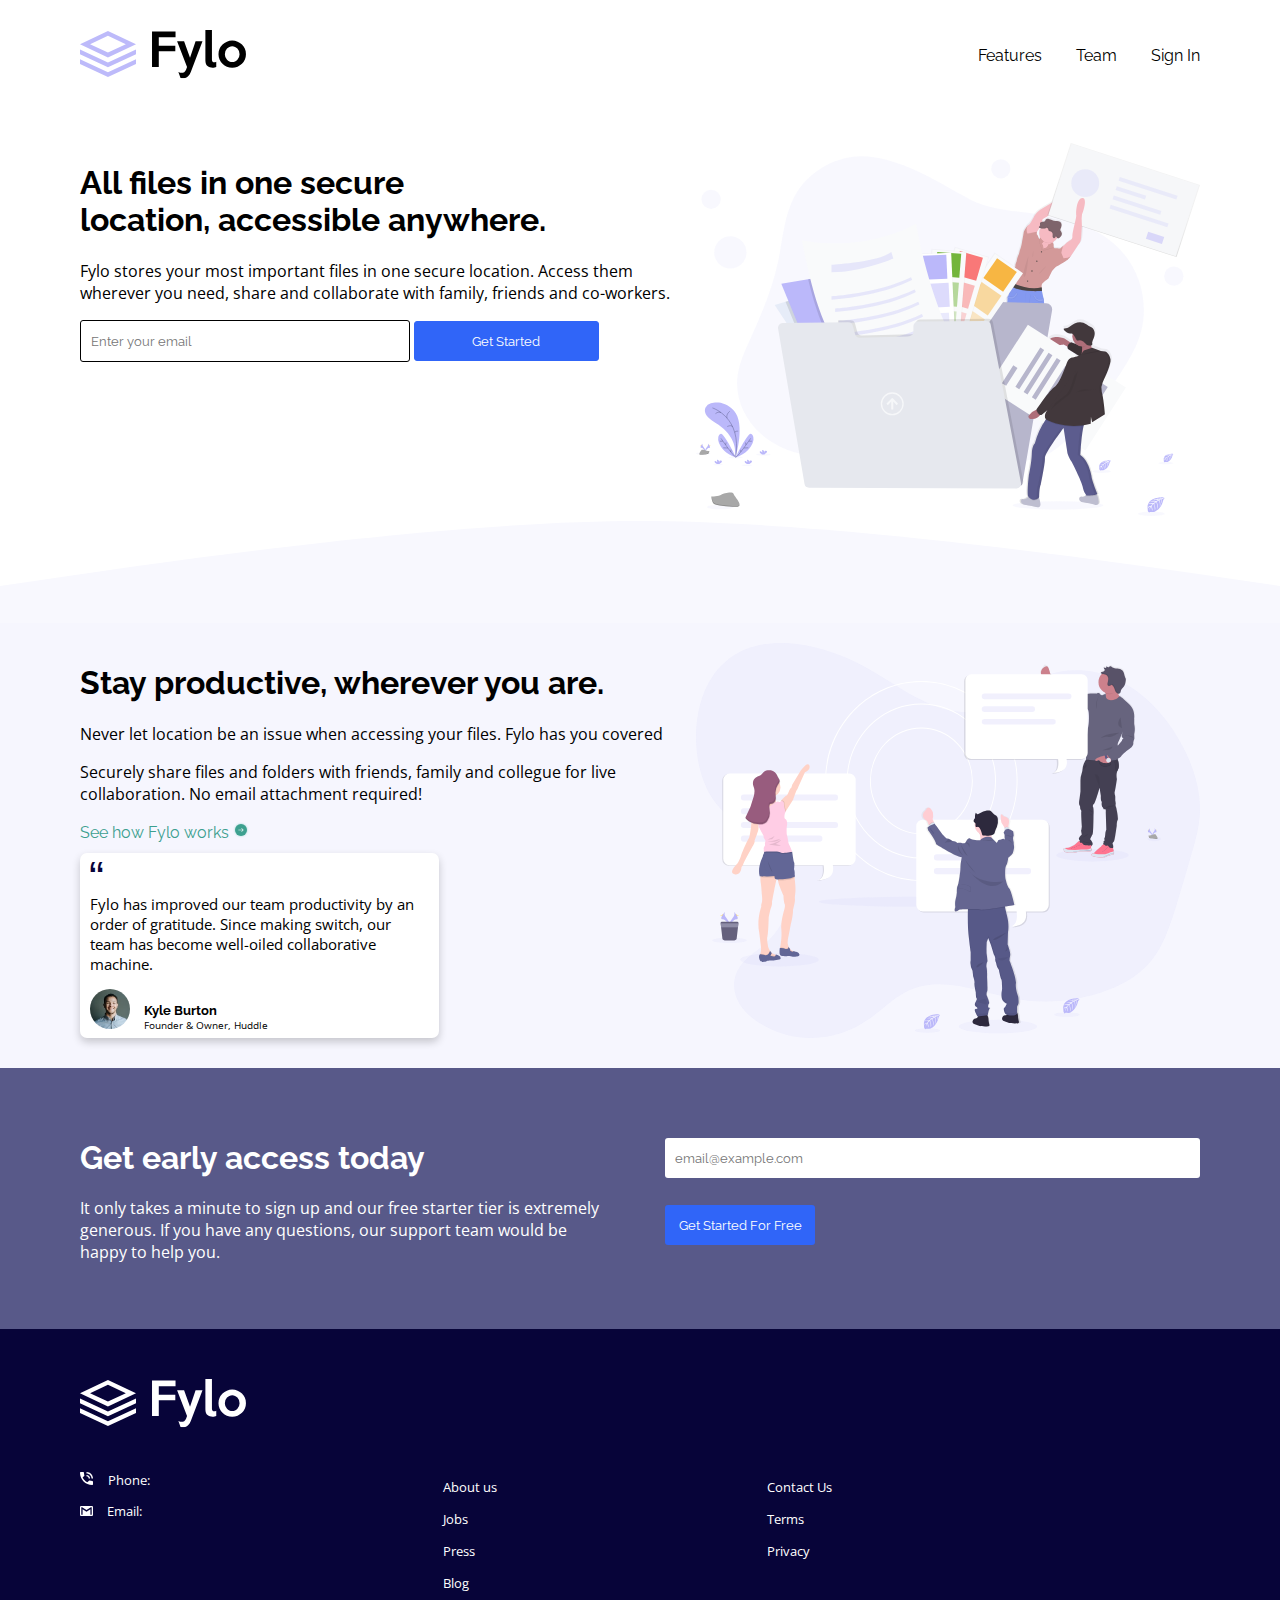
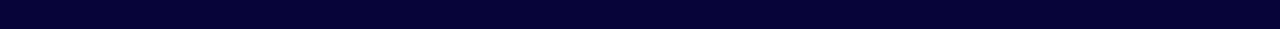
<file: fylo-landing/index.html>
<!DOCTYPE html>
<html lang="en" dir="ltr">
  <head>
    <meta charset="utf-8">
    <link rel="stylesheet" href="style.css">
    <link href="https://fonts.googleapis.com/css?family=Open+Sans|Raleway&display=swap" rel="stylesheet">
    <title>fylo</title>
  </head>
  <body>
    <header>
      <img src="images/logo.svg" class="header-img" alt="">
        <ul>
          <li><a href="#">Features</a></li>
          <li><a href="#">Team</a></li>
          <li><a href="#">Sign In</a></li>
        </ul>
    </header>
  <div class="">
    <div class="container-one">
      <div class="sub-container">
        <h1>All files in one secure <br /> location, accessible anywhere.</h1>
        <p>
          Fylo stores your most important files in one secure location. Access
          them wherever you need, share and collaborate with family, friends and co-workers.
        </p>
        <input type="text" name="" placeholder="Enter your email" class="sub-container-one-input">
        <button type="button" name="button" class="sub-container-button-one">Get Started</button>
      </div>
      <img src="images/illustration-1.svg" class="container-img" alt="">
    </div>
    <img src="images/bg-curve-desktop.svg" class="bg-curve-desktop" width="100%" alt="">
    <div class="container-two">
      <div class="sub-container">
        <h1>Stay productive, wherever you are.</h1>
        <p>Never let location be an issue when accessing your files. Fylo has you covered</p>
        <p>Securely share files and folders with friends, family and collegue for live collaboration. No email attachment required!</p>
        <a href="#">See how Fylo works <img src="images/icon-arrow.svg" alt=""> </a>
        <div class="testimonial">
          <img src="images/icon-quotes.svg" alt="">
          <p style="font-size: 15px;">
            Fylo has improved our team productivity by an order of gratitude.
            Since making switch, our team has become well-oiled collaborative machine.
          </p>
          <img src="images/avatar-testimonial.jpg" width="40px" style="border-radius: 50%; display: inline-block;" alt="">
          <div style="display: inline-block; margin-left: 10px;">
            <h4 style="margin: 0; font-size: 13px;">Kyle Burton</h4>
            <p style="margin: 0; font-size: 10px;">Founder & Owner, Huddle</p>
          </div>

        </div>
      </div>
      <img src="images/illustration-2.svg" class="container-img" alt="">

    </div>
    <div class="container-three">
      <div class="access">
        <h1>Get early access today</h1>
        <p>
          It only takes a minute to sign up and our free starter tier is extremely generous.
          If you have any questions, our support team would be happy to help you.
        </p>
      </div>
      <div class="access-input-div">
        <input type="text" name="" placeholder="email@example.com" class="access-input"> <br>
        <button type="button" name="button" class="access-button">Get Started For Free</button>
      </div>
    </div>
  </div>
    <footer>
        <img src="images/logo-2.svg" alt="">
      <div class="sub-footer">

        <div class="">
          <p> <img src="images/icon-phone.svg" style="margin-right: 15px; width: 13px;" alt="">Phone: </p>
          <p> <img src="images/icon-email.svg" style="margin-right: 14px; width: 13px;" alt="">Email: </p>
        </div>
        <div>
            <ul>
              <li>About us</li>
              <li>Jobs</li>
              <li>Press</li>
              <li>Blog</li>
            </ul>
        </div>
        <div class="">
            <ul>
              <li>Contact Us</li>
              <li>Terms</li>
              <li>Privacy</li>
            </ul>
        </div>
        <div class="">

        </div>
      </div>

    </footer>
  </body>
</html>
</file>
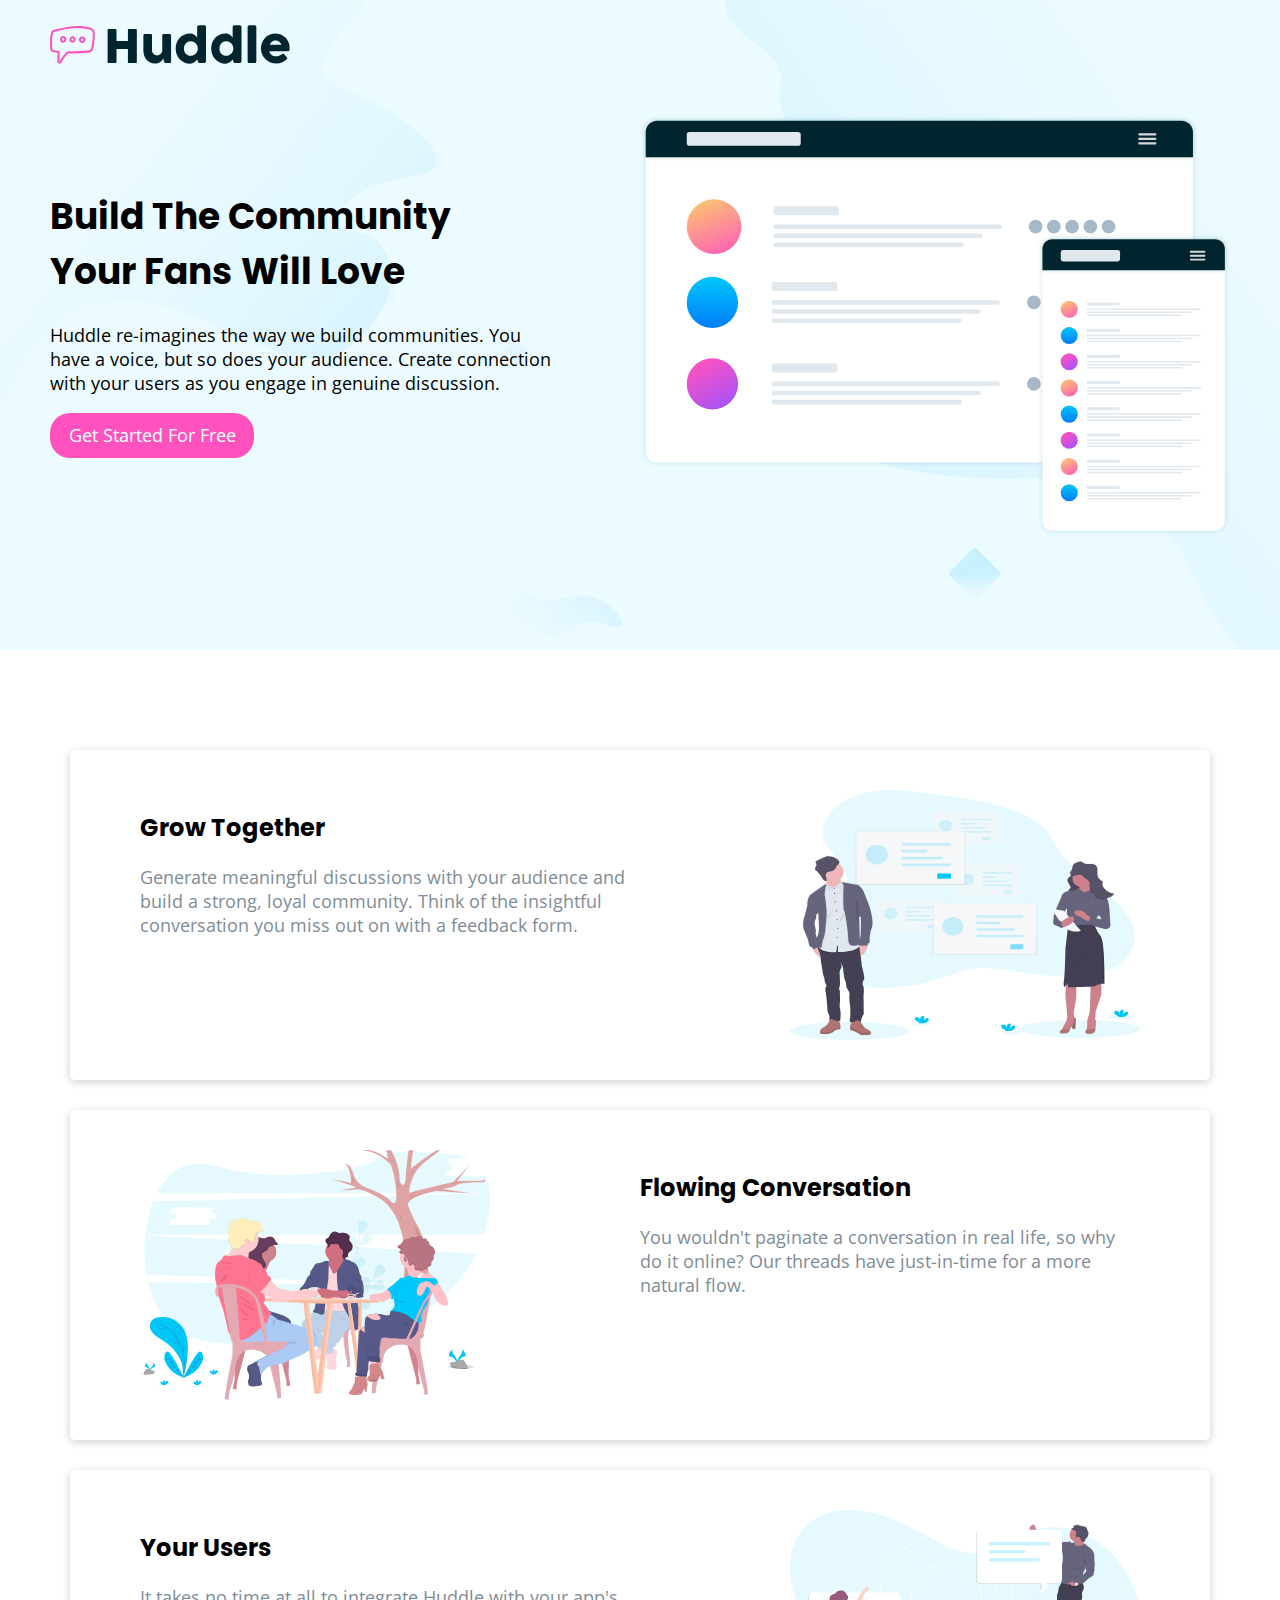
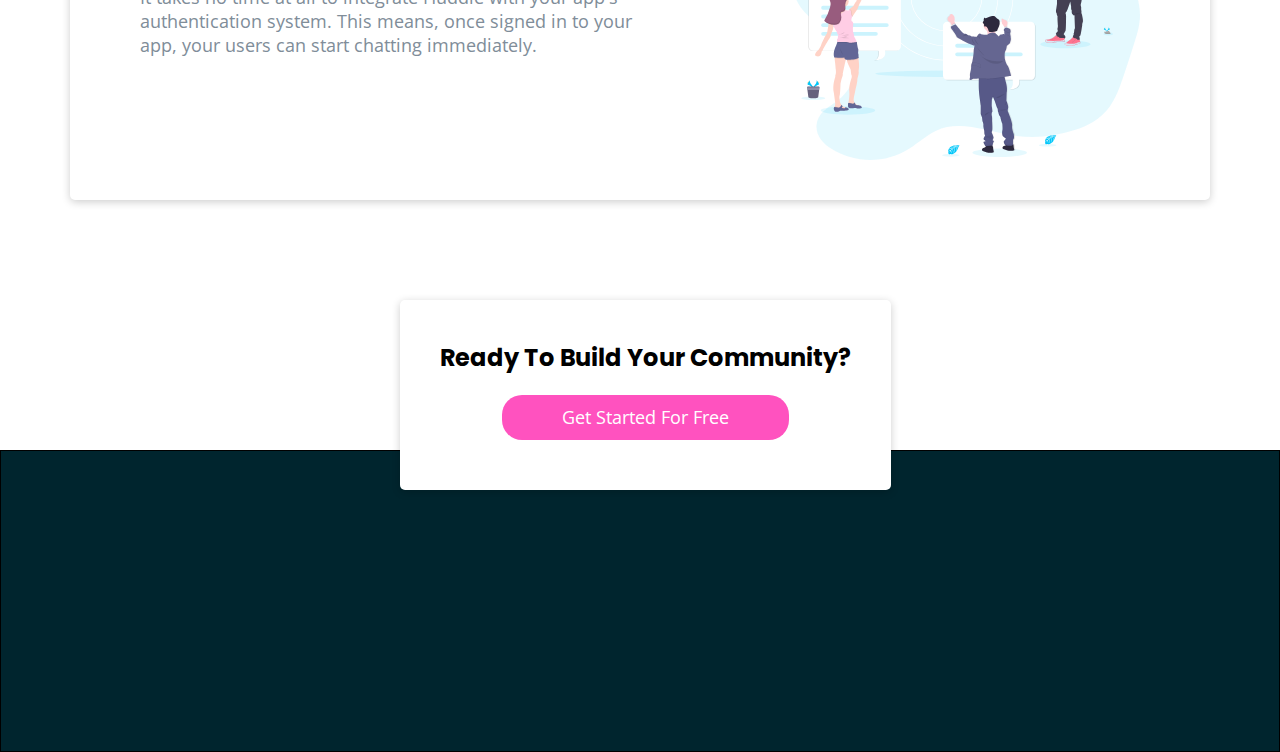
<file: Huddle-full-page/index.html>
<!DOCTYPE html>
<html lang="en" dir="ltr">
  <head>
    <meta charset="utf-8">
    <title>Huddle</title>
    <link rel="stylesheet" href="style.css">
    <link href="https://fonts.googleapis.com/css?family=Open+Sans|Poppins&display=swap" rel="stylesheet">
  </head>
  <body>
    <div class="top-container">
      <header>
        <img src="images/logo.svg" alt="">
      </header>
      <div class="subtop-container">
        <div class="subtop-text">
          <h1>Build The Community <br> Your Fans Will Love</h1>
          <p>
            Huddle re-imagines the way we build communities. You have a voice, but so does your audience.
            Create connection with your users as you engage in genuine discussion.
          </p>
          <button type="button" name="button">Get Started For Free</button>
        </div>
        <img src="images/illustration-mockups.svg" alt="">
      </div>
    </div>
    <div class="mid-container">
        <div class="mid-one">
            <div class="submid-one">
              <h2>Grow Together</h2>
              <p>
                Generate meaningful discussions with your audience and build a strong, loyal community.
                Think of the insightful conversation you miss out on with a feedback form.
              </p>
            </div>
            <img src="images/illustration-grow-together.svg" class="mid-one-img" alt="">
        </div>
        <div class="mid-two">
          <div class="submid-two">
            <h2>Flowing Conversation</h2>
            <p>
              You wouldn't paginate a conversation in real life, so why do it online?
              Our threads have just-in-time for a more natural flow.

            </p>

          </div>
          <img src="images/illustration-flowing-conversation.svg" alt="">

        </div>
        <div class="mid-three">
          <div class="submid-three">
            <h2>Your Users</h2>
            <p>
              It takes no time at all to integrate Huddle with your app's authentication system.
              This means, once signed in to your app, your users can start chatting immediately.
            </p>
          </div>
          <img src="images/illustration-your-users.svg" alt="">

        </div>
          <div class="mid-positioning">
            <h2>Ready To Build Your Community?</h2>
            <button type="button" name="button">Get Started For Free</button>
          </div>
    </div>
    <div class="low-container">

    </div>
  </body>
</html>
</file>
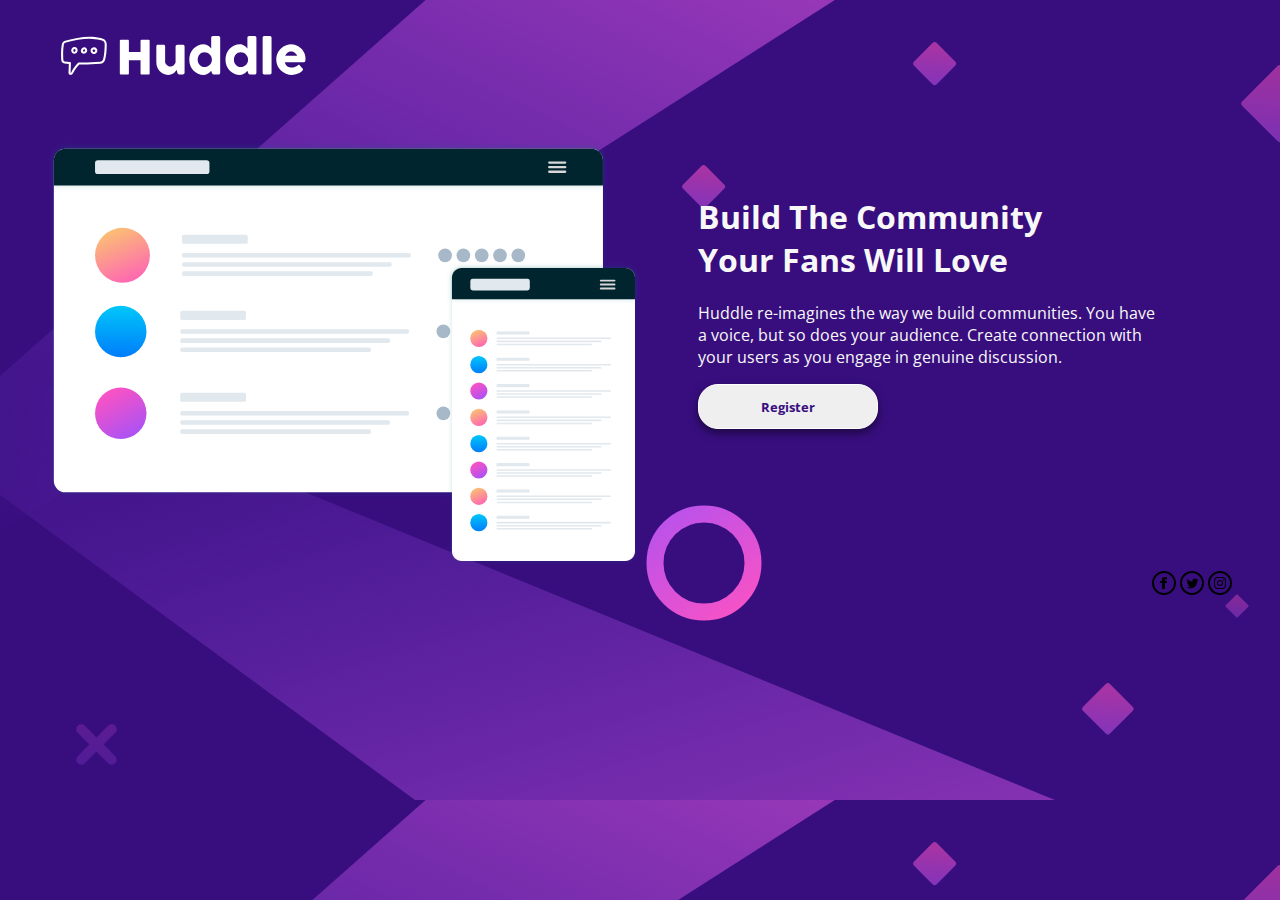
<file: Huddle-landing/index.html>
<!DOCTYPE html>
<html lang="en" dir="ltr">
  <head>
    <meta charset="utf-8">
    <title>Huddle landing page</title>
    <link rel="stylesheet" href="style.css">
    <link href="https://fonts.googleapis.com/css?family=Open+Sans&display=swap" rel="stylesheet">
  </head>
  <body>
    <header>
    <img src="images/logo.svg" class="logoImg" alt="">
    </header>
    <img src="images/illustration-mockups.svg" class="mockupImg" alt="">
    <div class="intro">
      <h1 class="introH1">Build The Community <br> Your Fans Will Love</h1>
      <p>
        Huddle re-imagines the way we build communities. You have <br>
        a voice, but so does your audience. Create connection with <br>
        your users as you engage in genuine discussion.
      </p>
      <button type="button" name="button">Register</button>
    </div>
    <footer>
      <img src="images/facebook.svg" alt="">
      <img src="images/twitter.svg" alt="">
      <img src="images/instagram.svg" alt="">
    </footer>
  </body>
</html>
</file>
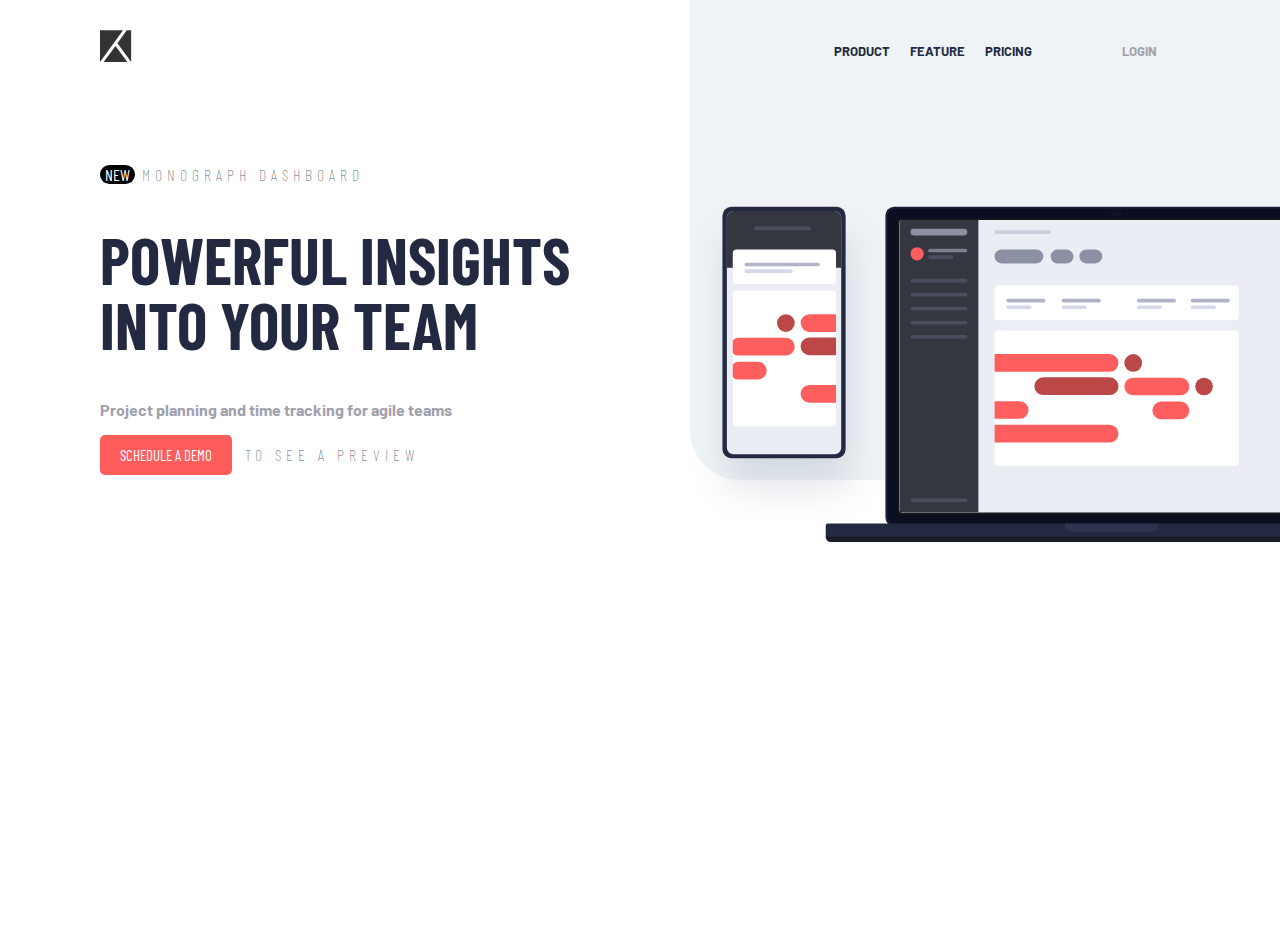
<file: project-tracking/index.html>
<!DOCTYPE html>
<html lang="en" dir="ltr">
  <head>
    <meta charset="utf-8">
    <title>Project tracker</title>
    <link rel="stylesheet" href="style.css">
    <link href="https://fonts.googleapis.com/css?family=Barlow+Condensed|Barlow:400,700&display=swap" rel="stylesheet">
  <body>
    <div class="container-one">
      <img src="images/logo.svg" alt="" class="logo">
      <div class="wrapper">
        <span>NEW</span><h4>MONOGRAPH DASHBOARD</h4>
        <h1>POWERFUL INSIGHTS INTO YOUR TEAM</h1>
        <p>Project planning and time tracking for agile teams</p>
        <button type="button" name="button">SCHEDULE A DEMO</button> <h4>TO SEE A PREVIEW</h4>
      </div>
    </div>
    <div class="container-two-wrapper">
      <div class="container-two-up">
        <div class="menu">
          <ul>
            <li><a href="#">PRODUCT</a></li>
            <li><a href="#">FEATURE</a></li>
            <li><a href="#">PRICING</a></li>
            <li class="login"><a href="#">LOGIN</a></li>
          </ul>
        </div>
      </div>
      <div class="container-two-low">
      <img src="images/illustration-devices.svg" alt="">
      </div>
    </div>
  </body>
</html>
</file>
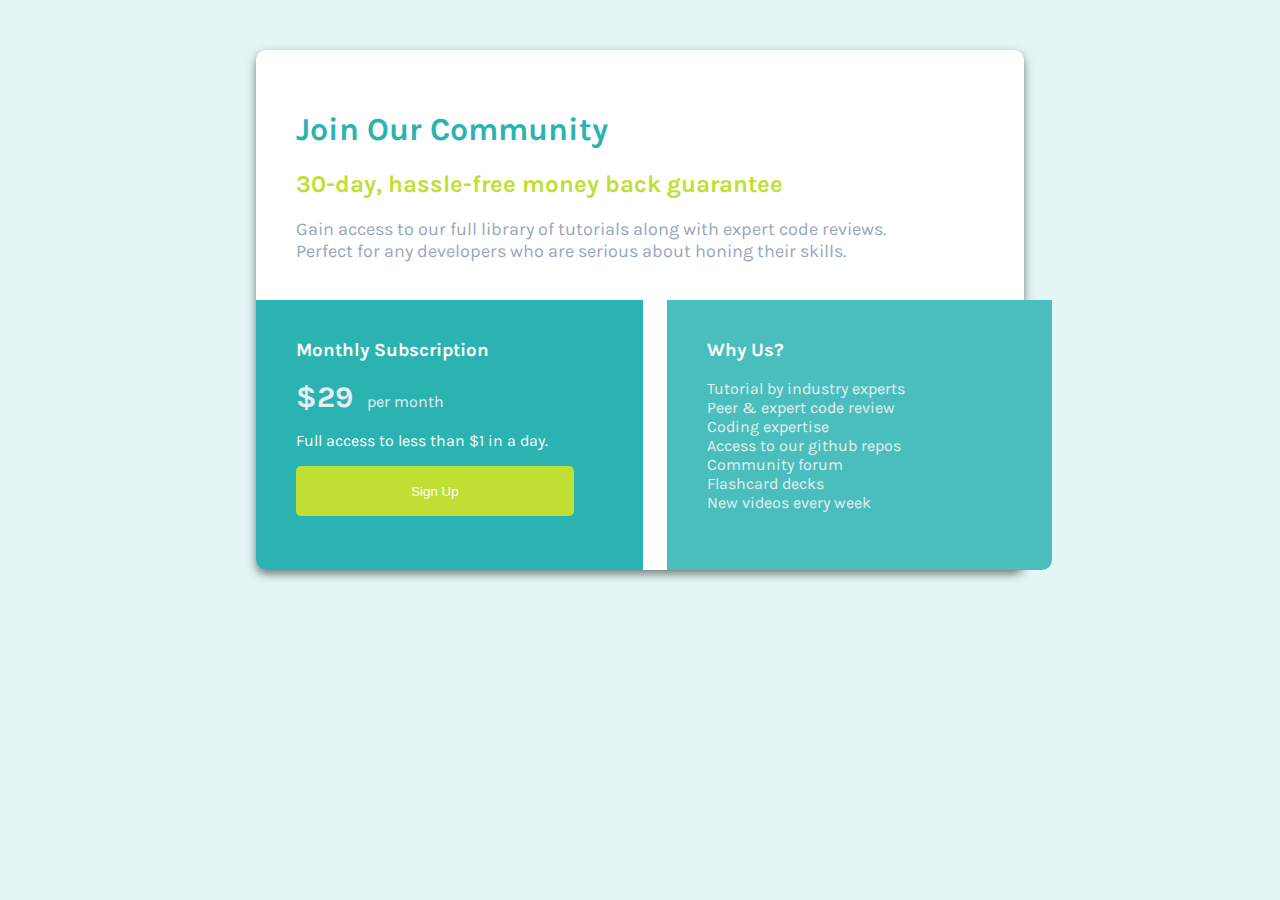
<file: Single price grid/index.html>
<!DOCTYPE html>
<html lang="en" dir="ltr">
  <head>
    <meta charset="utf-8">
    <title>Single price grid</title>
    <link rel="stylesheet" href="style.css">
    <link href="https://fonts.googleapis.com/css?family=Karla&display=swap" rel="stylesheet">
  </head>
  <body>
    <div class="mainContainer">
      <div class="fullContainer">
        <h1 class="h1FullCon">Join Our Community</h1>
        <h2 class="h2FullCon">30-day, hassle-free money back guarantee</h2>
        <p class="fullP">
          Gain access to our full library of tutorials along with expert code reviews.<br>
          Perfect for any developers who are serious about honing their skills.
        </p>

      </div>
      <div class="halfContainerOne">
        <h3>Monthly Subscription</h3>
        <p class="subP"><span>$29</span> per month</p>
        <p>Full access to less than $1 in a day.</p>
        <button type="button" name="button">Sign Up</button>
      </div>
      <div class="halfContainerTwo">
        <h3>Why Us?</h3>
        <p class="halfConTwoP">
          Tutorial by industry experts <br>
          Peer & expert code review <br>
          Coding expertise <br>
          Access to our github repos <br>
          Community forum <br>
          Flashcard decks <br>
          New videos every week
        </p>
      </div>

    </div>
  </body>
</html>
</file>
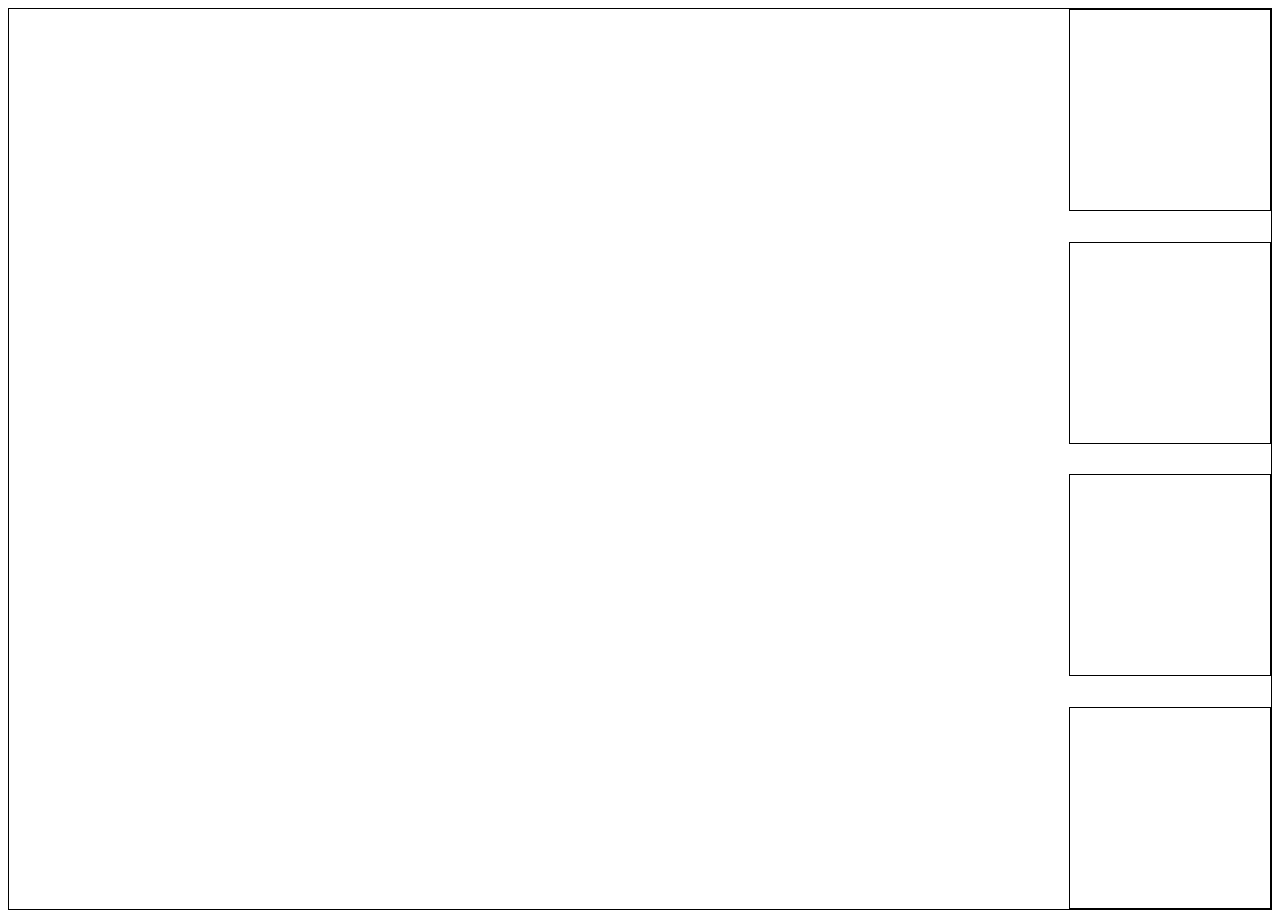
<file: flexbox/space-around.html>
<!DOCTYPE html>
<html lang="en" dir="ltr">
  <head>
    <meta charset="utf-8">
    <title>Flex-direction</title>
    <style media="screen">
    /* this is for space-around and space-between*/
      .flex-direction{
        display: flex;
        justify-content: space-between;
        flex-direction: column;
        align-items: flex-end;
        border: solid 1px black;
        height: 100vh;
      }
      .item{
        border: solid 1px black;
        width: 200px;
        height: 200px;
      }
    </style>
  </head>
  <body>
    <div class="flex-direction">
        <div class="item">

        </div>
        <div class="item">

        </div>
        <div class="item">

        </div>
        <div class="item">

        </div>
    </div>
  </body>
</html>
</file>
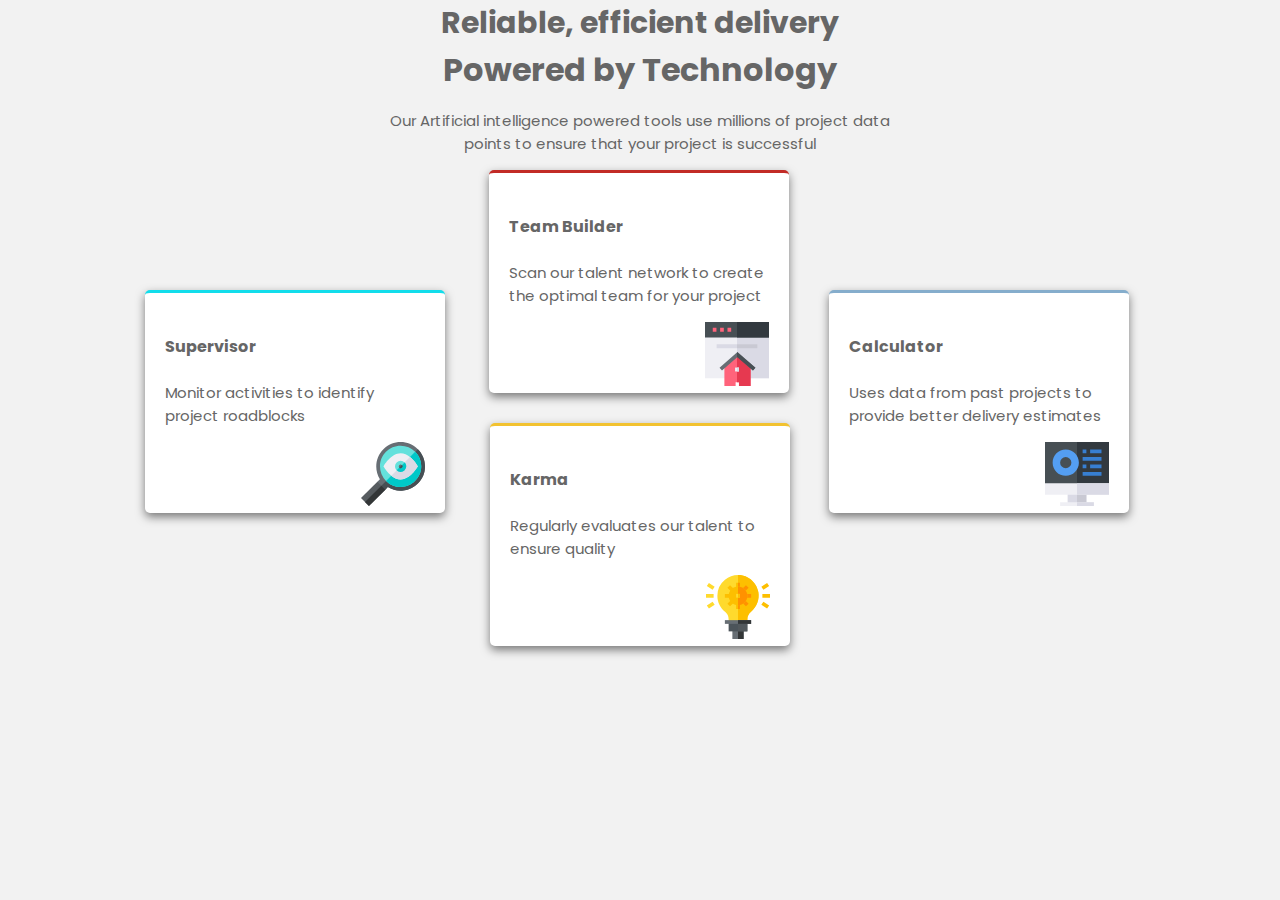
<file: fourcard/fourcard.html>
<!DOCTYPE html>
<html lang="en" dir="ltr">
  <head>
    <meta charset="utf-8">
    <title>four Card</title>
    <link rel="stylesheet" href="style.css">
    <link href="https://fonts.googleapis.com/css?family=Poppins&display=swap" rel="stylesheet">
  </head>
  <body>
    <header>
    <h1 class="p1">Reliable, efficient  delivery</h1>
    <h1>Powered by Technology</h1>
    <p class="p2">
      Our Artificial intelligence powered tools use millions of project data<br>
      points to ensure that your project is successful
    </p>
    </header>
    <div id="cardContainer">
      <div class="cardOne">
        <h4>Supervisor</h4>
        <p>Monitor activities to identify project roadblocks</p>
        <img src="images/icon-supervisor.svg" align="right">
      </div>
      <div class="cardTwo">
        <h4>Team Builder</h4>
        <p>Scan our talent network to create the optimal team for your project</p>
        <img src="images/icon-team-builder.svg" align="right">
      </div>
      <div class="cardThree">
        <h4>Calculator</h4>
        <p>Uses data from past projects to provide better delivery estimates</p>
        <img src="images/icon-calculator.svg" align="right">
      </div>
      <div class="cardFour">
        <h4>Karma</h4>
        <p>Regularly evaluates our talent to ensure quality</p>
        <img src="images/icon-karma.svg" align="right">
      </div>

    </div>
  </body>
</html>
</file>
<file: fylo-landing/style.css>
body{
  padding: 0px;
  margin: 0;
  font-family: 'Open Sans', sans-serif;

}
h1, h2, h3, h4, h5, h6{
    font-family: 'Raleway', sans-serif;
}
header{
  margin-bottom: 30px;
  padding: 30px 80px;
  font-family: 'Raleway', sans-serif;
}
.header-img{
  display: inline;
}

header > ul{
  float: right;
}
header > ul > li{
  list-style: none;
  display: inline-block;
  margin-left: 30px;
}
.container-one{
  display: flex;
  border: 0 solid black;
  padding: 0 80px;
}
.container-two{
  display: flex;
  border: 0 solid black;
  margin: 0;
  background-color: hsl(240, 75%, 98%);
  padding: 20px 80px 30px 80px;
}
.container-three{
  display: flex;
  border: 0 solid black;
  background-color: hsl(238, 22%, 44%);
  padding: 50px 80px;
}
.sub-container{
  flex: 1;
  border: 0 solid black;

}
.sub-container-one-input{
  width: 50%;
  height: 40px;
  border-radius: 3px;
  border: 1px solid black;
  padding: 0 10px;
  font-family: 'Raleway', sans-serif;
}
.container-img{
  width: 45%;
  border: 0 solid black;

}
.sub-container-button-one{
  width: 30%;
  height: 40px;
  background-color: hsl(224, 93%, 58%);
  border: 1px solid hsl(224, 93%, 58%);
  border-radius: 3px;
  color: white;
  font-family: 'Raleway', sans-serif;

}
.access{
  flex: 1;
  color: #ffff;
}
.access-input{
  width: auto;
  height: 40px;
  border-radius: 3px;
  font-family: 'Raleway', sans-serif;
  padding: 0 10px;
  border: 0;
}
.access-button{
  width: 150px;
  height: 40px;
  background-color: hsl(224, 93%, 58%);
  border-radius: 3px;
  border: 0;
  color: white;
  margin-top: 5px;
  font-family: 'Raleway', sans-serif;

}
.access-input-div{
  display: flex;
  flex: 1;
  flex-direction: column;
  border: 0 solid black;
  margin-top: 20px;
  margin-left: 50px;
}
.bg-curve-desktop{
  margin: 0;
  padding: 0;
  border: 0;
  position: relative;
  top: 5px;

}
a{
  font-family: 'Raleway', sans-serif;
  text-decoration: none;
  color: black;
}
a:active{
  color: black;
}
div.sub-container a{
  color: hsl(170, 45%, 43%);
  font-family: 'Raleway', sans-serif;
}
button:hover{
  background-color: hsl(243, 87%, 12%);
}
.testimonial{
  width: 55%;
  height: 45%;
  border: 0 solid black;
  padding: 4px 10px;
  margin-top: 10px;
  border-radius: 7px;
  background-color: #ffff;
  box-shadow: 0 4px 8px 0 rgba(0, 0, 0, 0.2);
}

footer{
  height: 300px;
  border: 0 solid black;
  background-color: hsl(243, 87%, 12%);

}
footer>img{
  color: #ffff;
  padding: 50px 80px 30px 80px;
  display: flex;
  justify-content: flex-start;

}
footer > div.sub-footer ul {
  list-style: none;
  line-height: 32px;
}
.sub-footer{
  display: flex;
  justify-content: space-between;
  border: 0 solid black;
  padding: 0 80px;
  font-size: 13px;
}
.sub-footer > div{
  width: 150px;
  border: 0 solid black;
  color: #ffff;
}
</file>
<file: Huddle-full-page/style.css>
body{
  padding: 0;
  margin: 0;
  font-family: 'Open Sans', sans-serif;
}
h1, h2, h3, h4{
  font-family: 'Poppins', sans-serif;
}
div.mid-container p{
  font-size: 18px;
  font-family: 'Open Sans', sans-serif;
  color: hsl(208, 11%, 55%);
}
.top-container{
  width: auto;
  height: 600px;
  border: 0 solid black;
  background-color: hsl(193, 100%, 96%);
  background-image: url("images/bg-hero-desktop.svg");
  padding: 25px 50px;
}
header{
  border: 0 solid black;
  height: 40px;
}
.subtop-container{
  display: flex;
  border: 0 solid black;
  margin-top: 50px;
}
.subtop-text{
  border: 0 solid black;
  flex: 1;
  padding-top: 50px;
  font-size: 18px;
  margin-right: 80px;
}
div.subtop-text button{
  background-color: hsl(322, 100%, 66%);
  border-radius: 20px;
  border: 0;
  height: 12%;
  width: 40%;
  font-family: 'Open Sans', sans-serif;
  color: #ffff;
  font-size: 18px;
}
div.subtop-container img{
  border: 0 solid black;
  width: 50%;
}
.mid-container{
  display: flex;
  flex-direction: column;
  display: flex;
  justify-content: space-between;
  border: 0 solid black;
  padding: 100px 70px 250px 70px;
}
.mid-one{
  height: 250px;
  width: auto;
  border: 0 solid black;
  border-radius: 5px;
  box-shadow: 0 2px 8px 0 rgba(0, 0, 0, 0.2);
  display: flex;
  padding: 40px 70px;
}
.mid-two{
  height: 250px;
  width: auto;
  border: 0 solid black;
  border-radius: 5px;
  box-shadow: 0 2px 8px 0 rgba(0, 0, 0, 0.2);
  display: flex;
  padding: 40px 70px;
  margin-top: 30px;
}
.mid-three{
  height: 250px;
  width: auto;
  border: 0 solid black;
  border-radius: 5px;
  box-shadow: 0 2px 8px 0 rgba(0, 0, 0, 0.2);
  display: flex;
  padding: 40px 70px;
  margin-top: 30px;
}
.submid-one{
  border: 0 solid black;
  flex: 1;
  margin-right: 150px;
}
div.mid-one img{
  width: 35%;
}
.submid-two{
  border: 0 solid black;
  flex: 1;
  order: 2;
  margin-left: 150px;
}
div.mid-two img{
  width: 35%;
  order: 1;
}
.submid-three{
  border: 0 solid black;
  flex: 1;
  margin-right: 150px;
}
div.mid-three img{
  width: 35%;
}
.mid-positioning{
  border: 0 solid black;
  height: 150px;
  position: absolute;
  top: 1900px;
  left: 400px;
  border-radius: 5px;
  background-color: #ffff;
  padding: 20px 40px;
  text-align: center;
  box-shadow: 0 2px 8px 0 rgba(0, 0, 0, 0.2);
}
.low-container{
  width: auto;
  height: 300px;
  border: 1px solid black;
  background-color: hsl(192, 100%, 9%);
}
div.mid-positioning button{
  background-color: hsl(322, 100%, 66%);
  border-radius: 20px;
  border: 0;
  height: 30%;
  width: 70%;
  font-family: 'Open Sans', sans-serif;
  color: #ffff;
  font-size: 18px;
}
</file>
<file: Huddle-landing/style.css>
body{
  background-color: #380e7f;
  background-image: url("images/bg-desktop.svg");
  color: #f8f8f8;
  font-family: 'Open Sans', sans-serif;
  font-size: 16px;
  padding: 15px 40px 15px 40px;
}
.logoImg {
  margin-bottom: 50px;
}
.mockupImg{
  width: 50%;
}
.intro{
  width: 40%;
  height: 300px;
  float: right;
  margin-right: 60px;
  margin-top: 30px;
}
.introH1{
  font-weight: bold;
}
button{
  width: 180px;
  height: 45px;
  border-radius: 20px;
  color: #380e7f;
  font-weight: bold;
  font-family: 'Open Sans', sans-serif;
  border-style: none;
  border: 1px solid #ffff;
  box-shadow: 0 4px 10px 0 rgba(0, 0, 0, 0.5);
}
button:hover{
  background-color: #380e7f;
  color: #ffff;
  border: 1px #ffff solid;
}
footer{
  float: right;
  color: white;
  clear: both;
}
</file>
<file: project-tracking/style.css>
body{
  display: flex;
  flex-direction: row;
  padding: 0;
  margin: 0;
  font-family: 'Barlow', sans-serif;
  overflow: hidden;
}
.container-one{
  flex: 1;
  border: solid 0 black;
  padding: 30px 0 0 100px;
  height: 100vh;
}
.container-two-wrapper{
  flex: 1;
  border: solid 0 black;
  display: flex;
  flex-direction: column;
  position: relative;
}
.container-two-up{
  flex: 1;
  padding: 30px 0 0 0;
  background-color: hsl(207, 33%, 95%);
  border-bottom-left-radius: 50px;
  display: flex;
}
.container-two-low{
  flex: 1;
  border: solid 0 black;
}
.wrapper{
  border: solid 0 black;
  width: 80%;
  margin-top: 100px;
}
h1{
  font-size: 4em;
  font-weight: 700px;
  font-family: 'Barlow Condensed', sans-serif;
  line-height: 65px;
  color: hsl(230, 29%, 20%);
}
h4{
    letter-spacing: 5px;
    display: inline;
    font-family: 'Barlow Condensed', sans-serif;
    font-weight: 100;
    color: hsl(230, 11%, 40%);
  }
  p{
    font-weight: bold;
    color: hsl(231, 7%, 65%);
  }
span{
  background-color: black;
  color: #ffff;
  border-radius: 10px;
  margin-right: 7px;
  padding: 0 5px;
  font-family: 'Barlow Condensed', sans-serif;
}
button{
  background-color: hsl(0, 100%, 68%);
  border: 0;
  font-family: 'Barlow Condensed', sans-serif;
  height: 40px;
  font-size: 15px;
  color: #ffff;
  border-radius: 5px;
  padding: 0 20px;
  width: 50% auto;
  margin-right: 10px;
}
button:hover{
  background-color: #851d41;
}
.menu{
  margin: 0 auto;
}
ul{
  display: flex;
  text-decoration: none;
  font-size: 13px;
}
li{
  text-decoration-style: none;
  list-style: none;
  font-weight: bold;
  margin-right: 20px;
  color: hsl(230, 29%, 20%);
}
a{
    color: hsl(230, 29%, 20%);
    text-decoration: none;
}
.login a{
      color: hsl(231, 7%, 65%);
      text-decoration: none;
}
.login{
  margin-left: 70px;
  color: hsl(231, 7%, 65%);
}
.container-two-low img{
  position: absolute;
  width: 120%;
  top: 200px;
}
</file>
<file: Single price grid/style.css>
/*  Layout Structure */
body{
  font-family: 'Karla', sans-serif;
  font-size: 16px;
  margin: 0;
  padding: 0;
  background-color: #e3f6f5;
}
.mainContainer{
  width: 60%;
  height: 520px;
  margin: 50px auto;
  background-color: #ffff;
  border-radius: 10px;
  box-shadow: 0 4px 10px 0 rgba(0, 0, 0, 0.5);
  position: relative;
}
.fullContainer{
  width: 95%;
  height: 210px;
  border-radius: 10px 10px 0 0;
  padding: 40px 0 0 40px;
}
.halfContainerOne{
  width: 45.2%;
  height: 250px;
  border-radius: 0 0 0 10px;
  position: absolute;
  padding: 20px 0 0 40px;
  background-color: #2bb3b1;
  color: #ffff;
}
.halfContainerTwo{
  width: 45%;
  height: 250px;
  border-radius: 0 0 10px 0;
  position: absolute;
  left: 411px;
  background-color: #4abebd;
  padding: 20px 0 0 39.9px;
  color: #ffff;
}

/* clickable button to sign up*/
button{
  width: 80%;
  height: 50px;
  border: 0;
  border-radius: 5px;
  background-color: hsl(71, 73%, 54%);
  color: #ffff;
}
button:hover{
  background-color: hsl(71, 73%, 47%);
}
/* Typography*/
.fullP{
  color: hsl(218, 22%, 67%);
  font-size: 18px;
}
.halfConTwoP{
  color: hsl(204, 43%, 93%);
}
.h1FullCon{
  color: #2bb3b1;
}
.h2FullCon{
  color: hsl(71, 73%, 54%);
}
.subP{
  color: hsl(204, 43%, 93%);
}
span{
  font-size: 30px;
  font-weight: bold;
  margin-right: 10px;
}
</file>
<file: fourcard/style.css>
p{
  font-size: 15px;
}
.p1{
  text-align: center;
  font-size: 30px;
  margin: 0px;
}
.p2{
  text-align: center;
}
h1{
  text-align: center;
  margin: 0px;
}
body{
  padding: 0px;
  margin: 0px;
  background-color: #F2F2F2;
  color: #666666;
  font-family: 'Poppins', sans-serif;
}
#cardContainer{
  height: auto;
  width: 1050px;
  border: 0px solid;
  margin: auto;
  position: relative;
}
.cardOne{
  height: 180px;
  width: 260px;
  background-color: white;
  border-radius: 5px;
  border-top: 3px solid #11DDEB;
  display:inline-block;
  margin-left: 30px;
  box-shadow: 0 4px 10px 0 rgba(0, 0, 0, 0.5);
  position: relative;
  top: 120px;
  padding: 20px;
}
.cardTwo{
  height: 180px;
  width: 260px;
  background-color: white;
  border-radius: 5px;
  border-top: 3px solid #C22B26;
  box-shadow: 0 4px 10px 0 rgba(0, 0, 0, 0.5);
  display: inline-block;
  margin-left: 40px;
  padding: 20px;
}
.cardThree{
  height: 180px;
  width: 260px;
  background-color: white;
  box-shadow: 0 4px 10px 0 rgba(0, 0, 0, 0.5);
  border-radius: 5px;
  display: inline-block;
  border-top: 3px solid #85ADCC;
  margin-left:40px;
  position: absolute;
  top: 120px;
  padding: 20px;
}
.cardFour{
  height: 180px;
  width: 260px;
  background-color: white;
  box-shadow: 0 4px 10px 0 rgba(0, 0, 0, 0.5);
  border-radius: 5px;
  border-top: 3px solid #F2C230;
  margin: auto;
  margin-top: 30px;
  padding: 20px;
}
img{
  align: right;
}
</file>
